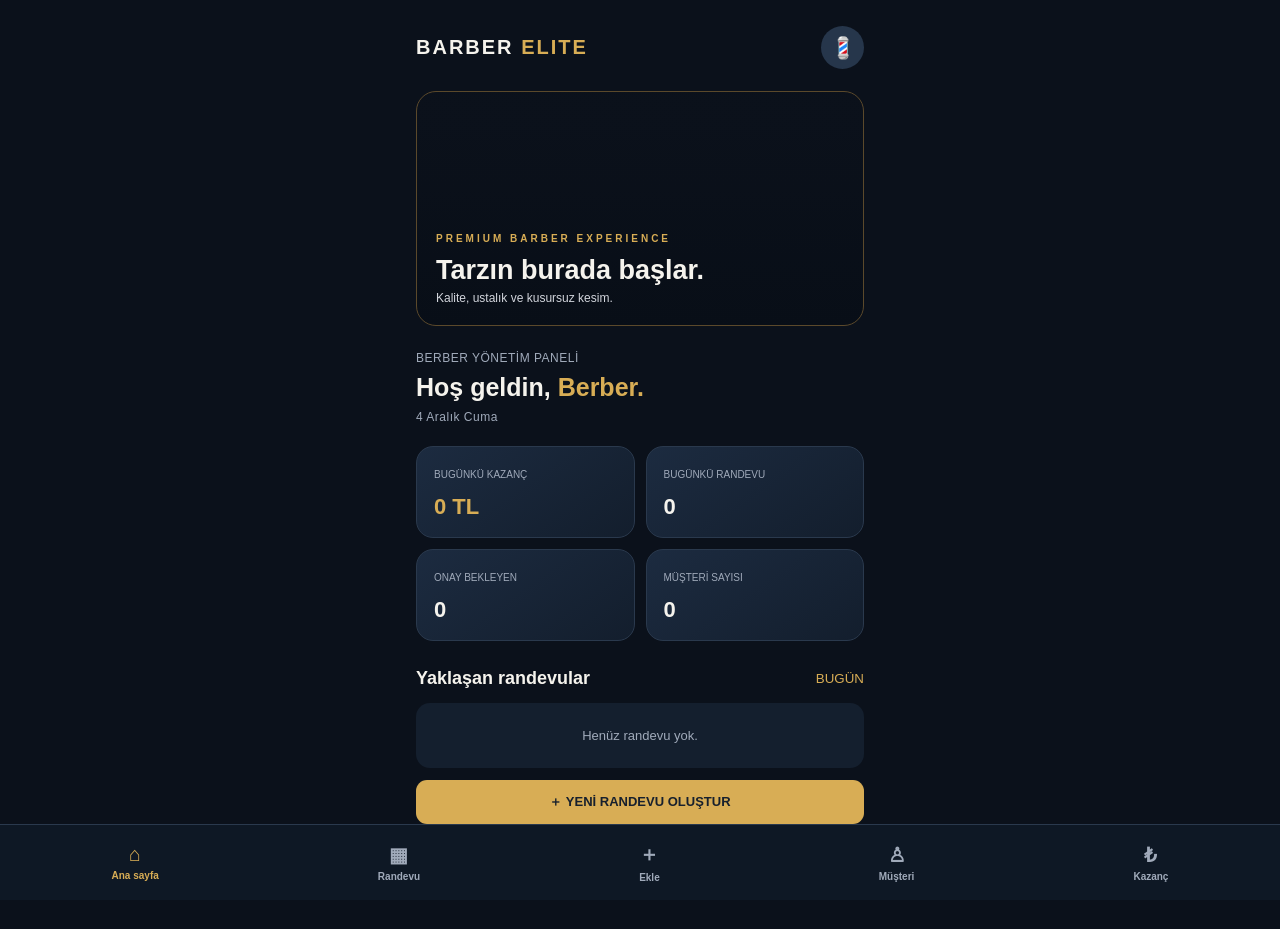
<file: index.html>
<!DOCTYPE html>
<html lang="tr">
<head>
<meta charset="UTF-8">
<meta name="viewport" content="width=device-width, initial-scale=1">
<meta name="theme-color" content="#101827">
<title>BARBER ELITE</title>

<style>
:root{
--bg:#0b111b;
--panel:#172334;
--gold:#d8ad55;
--white:#f5f3ed;
--muted:#a0aaba;
--line:#2a394d;
}
*{box-sizing:border-box}
body{
margin:0;
background:var(--bg);
color:var(--white);
font-family:Arial,sans-serif;
}
.app{
max-width:480px;
margin:auto;
padding:18px 16px 105px;
}
header{
display:flex;
justify-content:space-between;
align-items:center;
margin:8px 0 22px;
}
.brand{
font-size:20px;
font-weight:900;
letter-spacing:2px;
}
.brand span{color:var(--gold)}
.avatar{
width:43px;height:43px;
border-radius:50%;
background:#26364b;
display:grid;place-items:center;
color:var(--gold);font-size:21px;
}
.hero{
height:235px;
position:relative;
overflow:hidden;
border-radius:20px;
margin-bottom:25px;
border:1px solid #5b492b;
background:
linear-gradient(0deg,rgba(8,14,23,.98),rgba(8,14,23,.05) 85%),
url("https://images.unsplash.com/photo-1503951914875-452162b0f3f1?w=1100&auto=format&fit=crop") center/cover;
}
.hero-content{
position:absolute;
bottom:20px;
left:19px;
right:15px;
}
.hero small{
color:var(--gold);
font-size:10px;
letter-spacing:3px;
font-weight:bold;
}
.hero h2{
font-size:27px;
margin:9px 0 5px;
}
.hero p{
font-size:12px;
color:#d2d5dc;
margin:0;
}
.greeting{color:var(--muted);font-size:12px;letter-spacing:.5px}
h1{font-size:25px;margin:8px 0}
h2{font-size:18px;margin:0}
.gold{color:var(--gold)}
.stats{
display:grid;
grid-template-columns:1fr 1fr;
gap:11px;
margin:22px 0;
}
.stat,.card{
background:linear-gradient(145deg,#1c2b40,#131e2d);
border:1px solid var(--line);
border-radius:17px;
padding:17px;
}
.stat small{color:var(--muted);font-size:10px}
.stat strong{
display:block;
font-size:22px;
margin-top:12px;
}
.heading{
display:flex;
justify-content:space-between;
align-items:center;
margin:27px 0 14px;
}
.heading small{color:var(--gold)}
button{
border:0;
border-radius:11px;
padding:13px;
background:var(--gold);
color:#17202d;
font-weight:bold;
font-size:13px;
cursor:pointer;
}
button:active{transform:scale(.98)}
.full{width:100%;margin-top:12px}
input,select{
width:100%;
padding:14px;
background:#101a29;
color:white;
border:1px solid var(--line);
border-radius:11px;
margin:7px 0 15px;
font-size:15px;
}
input:focus,select:focus{outline:1px solid var(--gold)}
label{
font-size:11px;
color:var(--muted);
letter-spacing:.5px;
}
.page{display:none}
.page.active{display:block}
.booking{
background:linear-gradient(145deg,#1c2b40,#131e2d);
border:1px solid var(--line);
border-left:3px solid var(--gold);
border-radius:15px;
padding:15px;
margin:10px 0;
}
.booking p{
font-size:12px;
color:var(--muted);
margin:7px 0;
}
.tag{color:var(--gold);font-size:11px}
.actions{display:flex;gap:7px;margin-top:12px}
.actions button{flex:1;font-size:11px;padding:10px 5px}
.secondary{background:#34445a;color:white}
.danger{background:#713b40;color:white}
.empty{
text-align:center;
color:var(--muted);
padding:25px 10px;
background:#141f2e;
border-radius:14px;
font-size:13px;
}
.nav{
position:fixed;
bottom:0;left:0;right:0;
background:rgba(15,25,39,.97);
backdrop-filter:blur(15px);
border-top:1px solid var(--line);
display:flex;
justify-content:space-around;
padding:11px 2px max(12px,env(safe-area-inset-bottom));
z-index:10;
}
.nav button{
background:none;
color:var(--muted);
font-size:10px;
padding:5px 3px;
}
.nav button.active{color:var(--gold)}
.nav span{
display:block;
font-size:20px;
margin-bottom:4px;
}
.note{
font-size:11px;
line-height:1.5;
color:var(--muted);
margin-top:12px;
}
</style>
</head>

<body>
<div class="app">

<header>
<div class="brand">BARBER <span>ELITE</span></div>
<div class="avatar">💈</div>
</header>

<section id="home" class="page active">

<div class="hero">
<div class="hero-content">
<small>PREMIUM BARBER EXPERIENCE</small>
<h2>Tarzın burada başlar.</h2>
<p>Kalite, ustalık ve kusursuz kesim.</p>
</div>
</div>

<div class="greeting">BERBER YÖNETİM PANELİ</div>
<h1>Hoş geldin, <span class="gold">Berber.</span></h1>
<div class="greeting" id="bugun"></div>

<div class="stats">
<div class="stat">
<small>BUGÜNKÜ KAZANÇ</small>
<strong class="gold" id="gunluk">0 TL</strong>
</div>
<div class="stat">
<small>BUGÜNKÜ RANDEVU</small>
<strong id="adet">0</strong>
</div>
<div class="stat">
<small>ONAY BEKLEYEN</small>
<strong id="bekleyen">0</strong>
</div>
<div class="stat">
<small>MÜŞTERİ SAYISI</small>
<strong id="musteriAdet">0</strong>
</div>
</div>

<div class="heading">
<h2>Yaklaşan randevular</h2>
<small>BUGÜN</small>
</div>
<div id="son"></div>
<button class="full" onclick="git('ekle')">＋ YENİ RANDEVU OLUŞTUR</button>
</section>

<section id="ekle" class="page">
<div class="greeting">RANDEVU YÖNETİMİ</div>
<h1>Yeni <span class="gold">Randevu</span></h1>

<div class="card">
<label>MÜŞTERİ ADI</label>
<input id="isim" placeholder="Müşterinin adı">

<label>TELEFON</label>
<input id="telefon" type="tel" placeholder="05xx xxx xx xx">

<label>HİZMET</label>
<select id="hizmet">
<option value="400">Saç kesimi · 400 TL</option>
<option value="200">Sakal · 200 TL</option>
<option value="600">Saç + sakal · 600 TL</option>
</select>

<label>BERBER</label>
<select id="berber">
<option>Ben</option>
<option>Usta</option>
</select>

<label>TARİH</label>
<input id="tarih" type="date">

<label>SAAT</label>
<input id="saat" type="time">

<button class="full" onclick="ekle()">RANDEVUYU KAYDET</button>
<p class="note">Randevu kaydedildiğinde onay bekler. Sen onaylamadan kesinleşmez.</p>
</div>
</section>

<section id="randevular" class="page">
<div class="greeting">TAKVİM VE PLANLAMA</div>
<h1>Randevu <span class="gold">Listesi</span></h1>
<div id="liste"></div>
</section>

<section id="musteriler" class="page">
<div class="greeting">MÜŞTERİ YÖNETİMİ</div>
<h1>Müşteriler</h1>
<div id="musterilerListe"></div>
</section>

<section id="kazanc" class="page">
<div class="greeting">FİNANSAL ÖZET</div>
<h1>Kazanç <span class="gold">Raporu</span></h1>
<div class="card">
<small class="greeting">ONAYLANMIŞ RANDEVU TUTARI</small>
<h1 class="gold" id="toplam">0 TL</h1>
</div>
<div id="kazancListe"></div>
</section>

</div>

<nav class="nav">
<button class="active" onclick="git('home',this)">
<span>⌂</span>Ana sayfa
</button>
<button onclick="git('randevular',this)">
<span>▦</span>Randevu
</button>
<button onclick="git('ekle',this)">
<span>＋</span>Ekle
</button>
<button onclick="git('musteriler',this)">
<span>♙</span>Müşteri
</button>
<button onclick="git('kazanc',this)">
<span>₺</span>Kazanç
</button>
</nav>

<script>
const KEY="barber_elite_data";
let data=[];

try{
data=JSON.parse(localStorage.getItem(KEY)||"[]");
}catch(e){data=[]}

const $=id=>document.getElementById(id);

const bugun=()=>{
let d=new Date();
return d.getFullYear()+"-"+
String(d.getMonth()+1).padStart(2,"0")+"-"+
String(d.getDate()).padStart(2,"0");
};

const para=n=>Number(n).toLocaleString("tr-TR")+" TL";

function guvenli(s){
return String(s||"").replace(/[&<>"']/g,c=>({
"&":"&amp;","<":"&lt;",">":"&gt;",
'"':"&quot;","'":"&#39;"
}[c]));
}

function dakika(s){
let [h,m]=s.split(":").map(Number);
return h*60+m;
}

function kaydet(){
localStorage.setItem(KEY,JSON.stringify(data));
goster();
}

function git(id,btn){
document.querySelectorAll(".page").forEach(x=>x.classList.remove("active"));
$(id).classList.add("active");

document.querySelectorAll(".nav button").forEach(x=>x.classList.remove("active"));

if(btn){
btn.classList.add("active");
}else{
let index=["home","randevular","ekle","musteriler","kazanc"].indexOf(id);
document.querySelectorAll(".nav button")[index].classList.add("active");
}
goster();
window.scrollTo(0,0);
}

function ekle(){
let isim=$("isim").value.trim();
let telefon=$("telefon").value.trim();
let tarih=$("tarih").value;
let saat=$("saat").value;
let fiyat=Number($("hizmet").value);
let berber=$("berber").value;
let hizmet=$("hizmet").selectedOptions[0].text;
let sure=fiyat===400?30:fiyat===200?15:45;

if(!isim||!tarih||!saat){
alert("Eksik bilgi var.");
return;
}

if(new Date(tarih+"T12:00:00").getDay()===0){
alert("Pazar günü kapalı.");
return;
}

if(saat<"08:00"||saat>"22:30"||dakika(saat)+sure>1350){
alert("Çalışma saatleri 08:00-22:30.");
return;
}

if(data.some(x=>
x.tarih===tarih&&
x.berber===berber&&
x.durum!=="İptal"&&
dakika(saat)<dakika(x.saat)+x.sure&&
dakika(x.saat)<dakika(saat)+sure
)){
alert("Bu berberin saati dolu.");
return;
}

data.push({
id:Date.now(),
isim,telefon,tarih,saat,
fiyat,berber,hizmet,sure,
durum:"Bekliyor"
});

kaydet();

$("isim").value="";
$("telefon").value="";
$("tarih").value=bugun();
$("saat").value="";

alert("Randevu kaydedildi. Onayını bekliyor.");
git("randevular");
}

function onay(id){
let x=data.find(a=>a.id===id);
if(x)x.durum="Onaylandı";
kaydet();
}

function iptal(id){
if(confirm("Randevu iptal edilsin mi?")){
let x=data.find(a=>a.id===id);
if(x)x.durum="İptal";
kaydet();
}
}

function sil(id){
if(confirm("Tamamen silinsin mi?")){
data=data.filter(a=>a.id!==id);
kaydet();
}
}

function kart(x){
return `
<div class="booking">
<b>${guvenli(x.isim)}</b>
<p>${x.tarih} · ${x.saat} · ${guvenli(x.berber)}</p>
<p>${guvenli(x.hizmet)} · ${para(x.fiyat)}</p>
<span class="tag">${guvenli(x.durum)}</span>
<div class="actions">
${x.durum==="Bekliyor"?`<button onclick="onay(${x.id})">ONAYLA</button>`:""}
${x.durum!=="İptal"?`<button class="danger" onclick="iptal(${x.id})">İPTAL</button>`:""}
<button class="secondary" onclick="sil(${x.id})">SİL</button>
</div>
</div>`;
}

function goster(){
let onayli=data.filter(x=>x.durum==="Onaylandı");
let bugunluk=onayli.filter(x=>x.tarih===bugun());

let sirali=[...data].sort((a,b)=>
(a.tarih+a.saat).localeCompare(b.tarih+b.saat)
);

$("bugun").textContent=new Date().toLocaleDateString("tr-TR",{
weekday:"long",day:"numeric",month:"long"
});

$("gunluk").textContent=para(
bugunluk.reduce((a,x)=>a+x.fiyat,0)
);

$("toplam").textContent=para(
onayli.reduce((a,x)=>a+x.fiyat,0)
);

$("adet").textContent=data.filter(x=>
x.tarih===bugun()&&x.durum!=="İptal"
).length;

$("bekleyen").textContent=data.filter(x=>
x.durum==="Bekliyor"
).length;

let ms=new Map();
data.forEach(x=>ms.set(x.telefon||x.isim,x));

$("musteriAdet").textContent=ms.size;

$("son").innerHTML=sirali
.filter(x=>x.durum!=="İptal")
.slice(0,4)
.map(kart).join("")||
'<div class="empty">Henüz randevu yok.</div>';

$("liste").innerHTML=sirali.map(kart).join("")||
'<div class="empty">Henüz randevu yok.</div>';

$("musterilerListe").innerHTML=[...ms.values()]
.map(x=>`
<div class="booking">
<b>${guvenli(x.isim)}</b>
<p>${guvenli(x.telefon||"Telefon yok")}</p>
<p>Son randevu: ${x.tarih}</p>
</div>
`).join("")||
'<div class="empty">Henüz müşteri yok.</div>';

$("kazancListe").innerHTML=onayli.map(x=>`
<div class="booking">
<b>${guvenli(x.isim)}</b>
<p>${x.tarih} · ${para(x.fiyat)}</p>
</div>
`).join("")||
'<div class="empty">Henüz onaylı randevu yok.</div>';
}

$("tarih").value=bugun();
goster();
</script>
</body>
</html>
</file>
